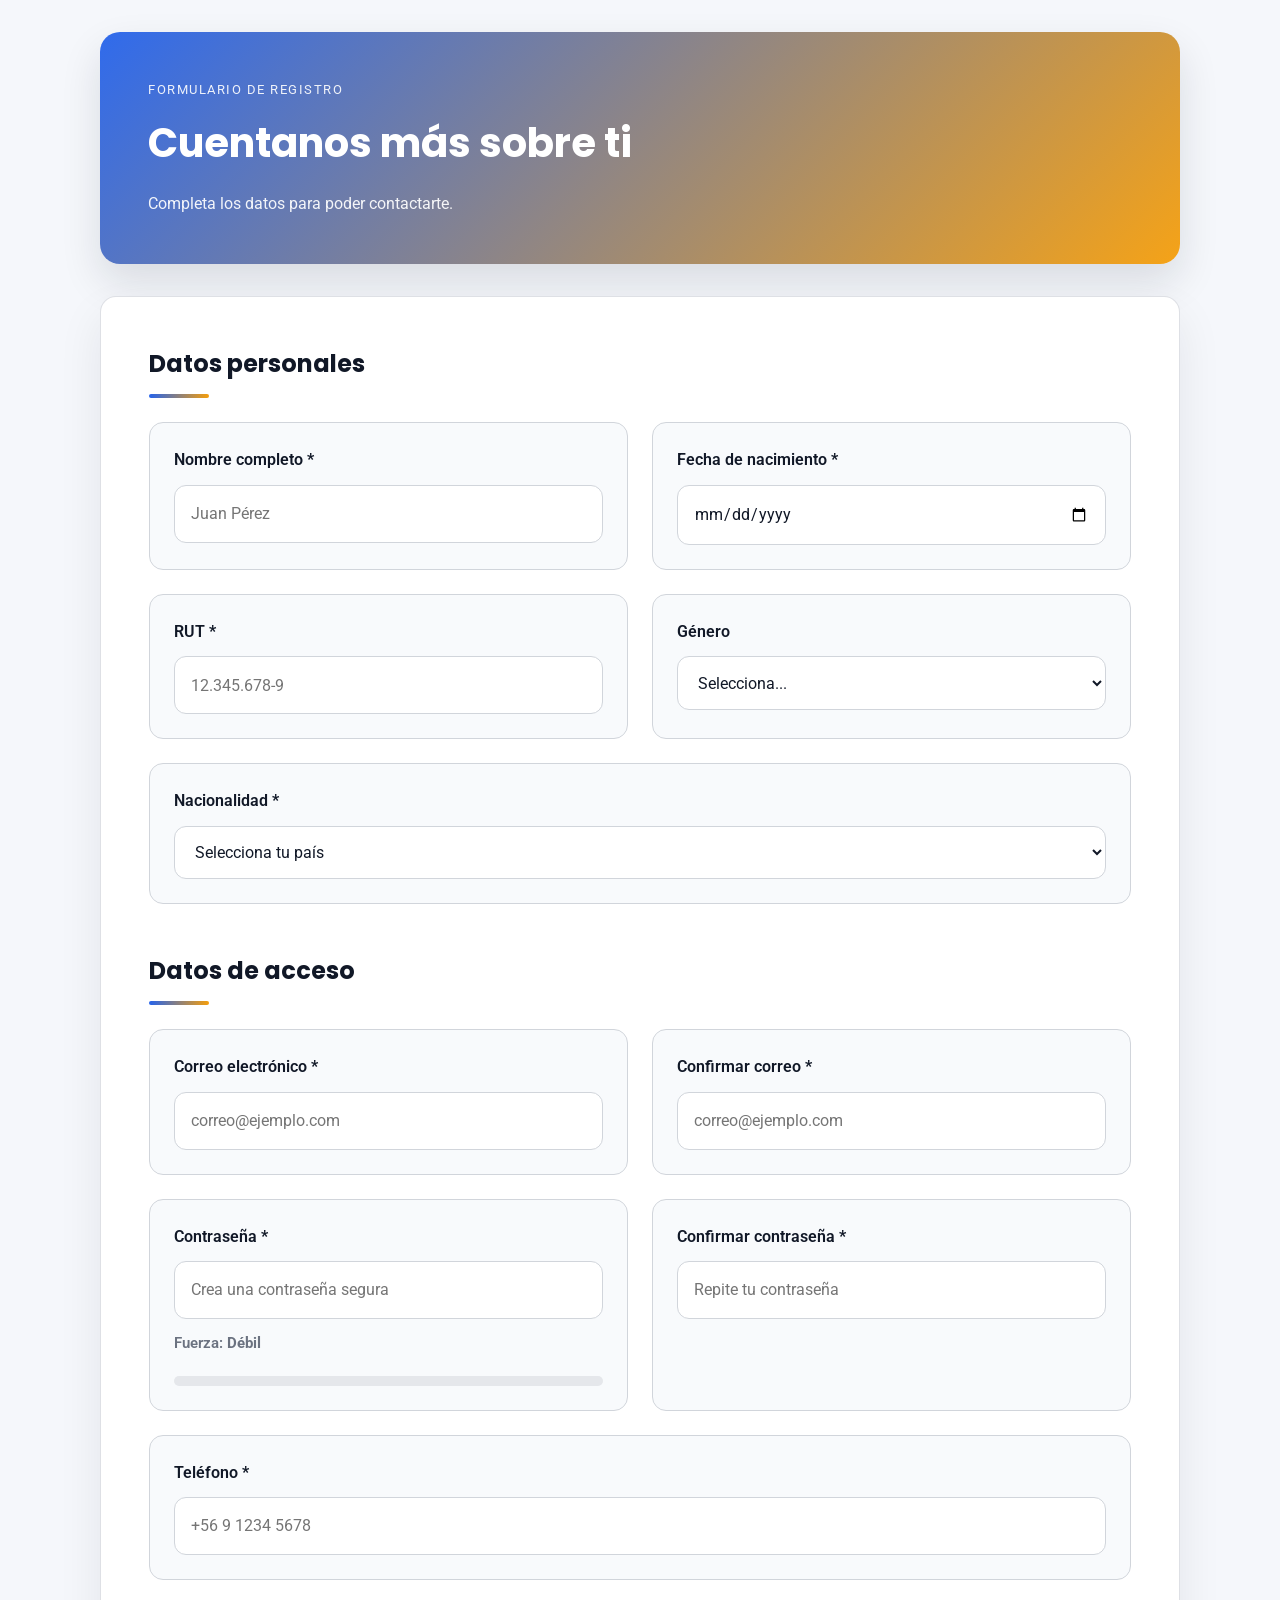
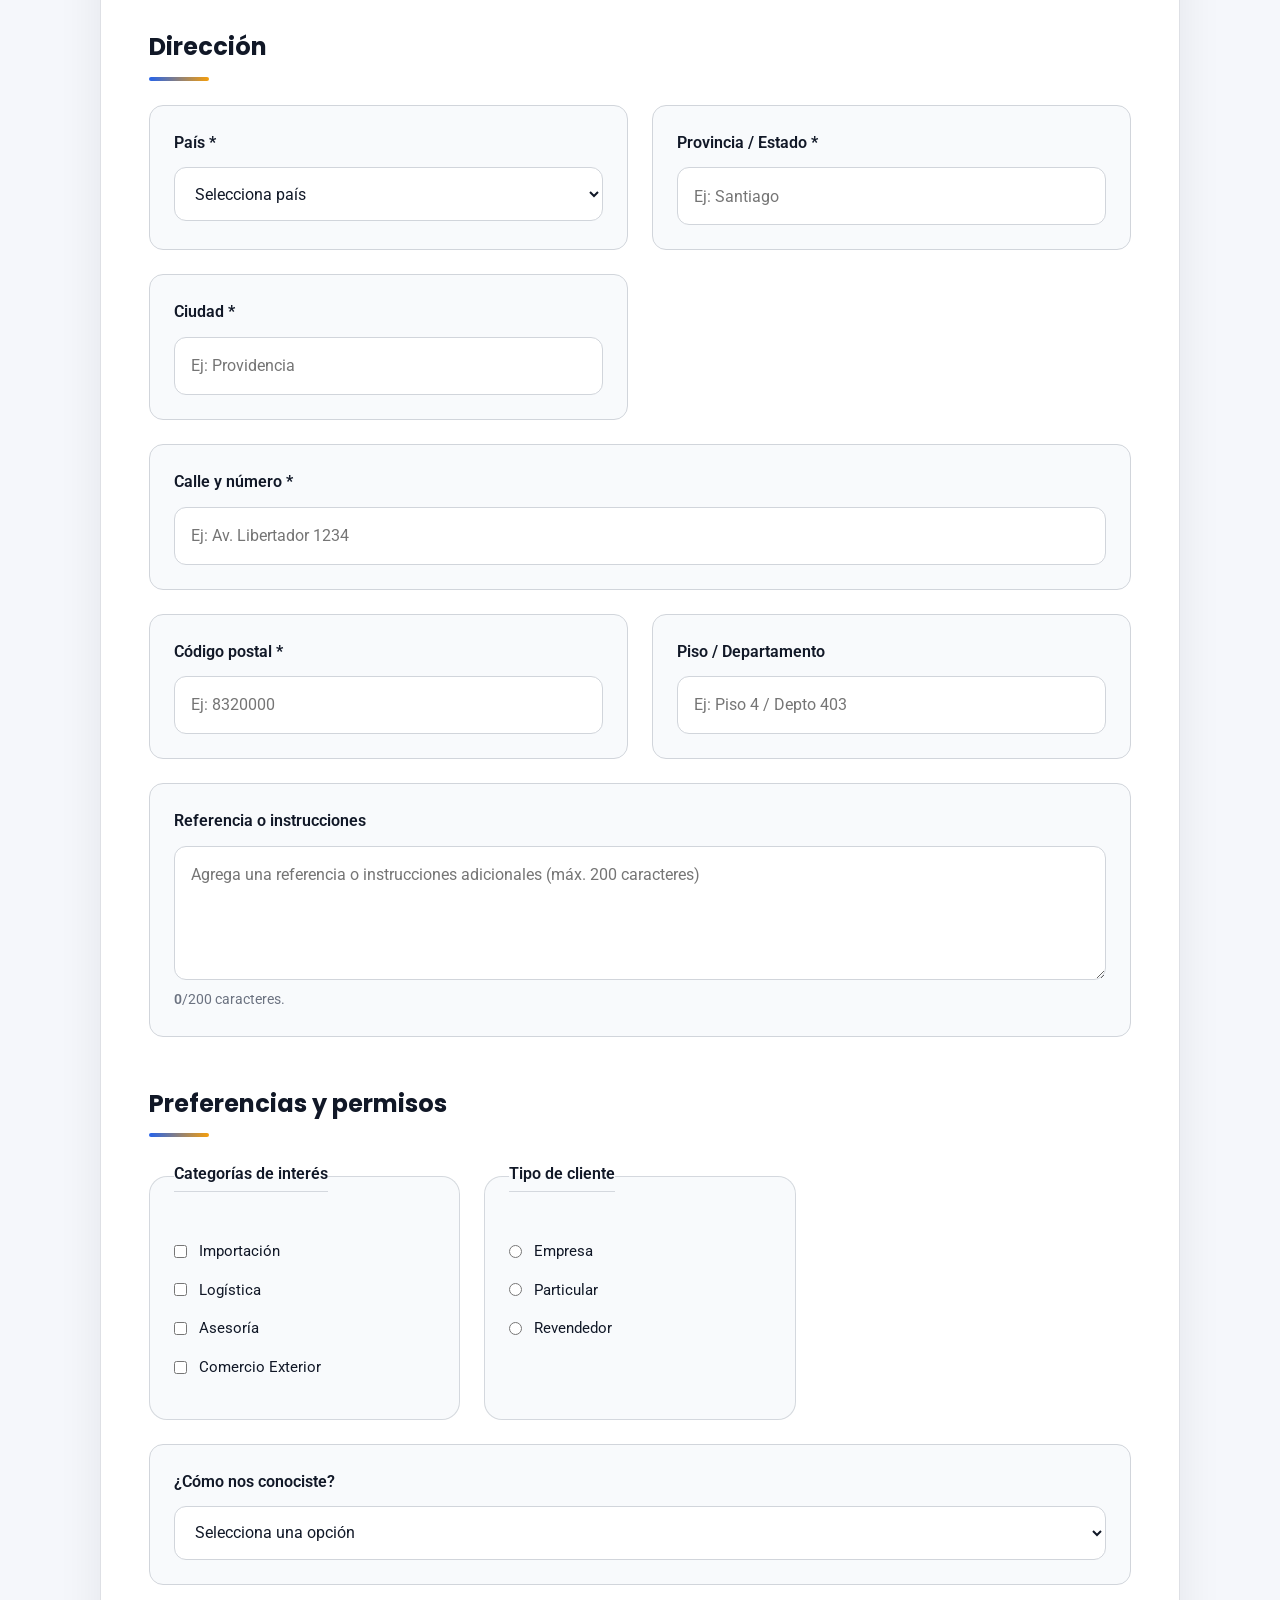
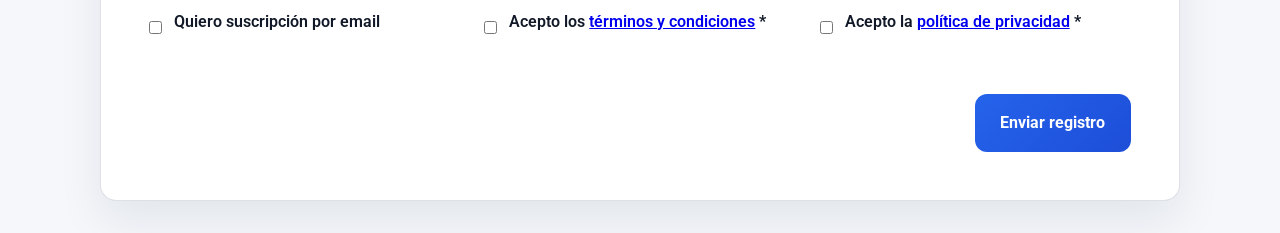
<file: registro.html>
<!DOCTYPE html>
<html lang="es">
<head>
    <meta charset="UTF-8">
    <meta name="viewport" content="width=device-width, initial-scale=1.0">
    <title>Registro - Global Import</title>
    <link rel="stylesheet" href="registro.css">
</head>
<body>
    <main class="page-shell">
        <header class="page-header">
            <div>
                <p class="eyebrow">Formulario de registro</p>
                <h1>Cuentanos más sobre ti</h1>
                <p class="subtitle">Completa los datos para poder contactarte.</p>
            </div>
        </header>

        <form class="registro-form" action="#" method="post">
            <section class="form-section">
                <h2>Datos personales</h2>
                <div class="field-grid">
                    <label class="field-group">
                        <span>Nombre completo <strong>*</strong></span>
                        <input type="text" name="nombre" placeholder="Juan Pérez" required>
                        <span class="error-message"></span>
                    </label>
                    <label class="field-group">
                        <span>Fecha de nacimiento <strong>*</strong></span>
                        <input type="date" name="fecha_nacimiento" required>
                        <span class="error-message"></span>
                    </label>
                    <label class="field-group">
                        <span>RUT <strong>*</strong></span>
                        <input type="text" name="rut" placeholder="12.345.678-9" required>
                        <span class="error-message"></span>
                    </label>
                    <label class="field-group">
                        <span>Género</span>
                        <select name="genero">
                            <option value="">Selecciona...</option>
                            <option value="masculino">Masculino</option>
                            <option value="femenino">Femenino</option>
                            <option value="no_binario">No binario</option>
                            <option value="prefiero_no_decir">Prefiero no decir</option>
                        </select>
                        <span class="error-message"></span>
                    </label>
                    <label class="field-group field-fullwidth">
                        <span>Nacionalidad <strong>*</strong></span>
                        <select name="nacionalidad" required>
                            <option value="">Selecciona tu país</option>
                            <option value="chile">Chile</option>
                            <option value="argentina">Argentina</option>
                            <option value="peru">Perú</option>
                            <option value="colombia">Colombia</option>
                            <option value="mexico">México</option>
                            <option value="espana">España</option>
                            <option value="estados_unidos">Estados Unidos</option>
                            <option value="brasil">Brasil</option>
                        </select>
                        <span class="error-message"></span>
                    </label>
                </div>
            </section>

            <section class="form-section">
                <h2>Datos de acceso</h2>
                <div class="field-grid">
                    <label class="field-group">
                        <span>Correo electrónico <strong>*</strong></span>
                        <input type="email" name="correo" placeholder="correo@ejemplo.com" required>
                        <span class="error-message"></span>
                    </label>
                    <label class="field-group">
                        <span>Confirmar correo <strong>*</strong></span>
                        <input type="email" name="correo_confirm" placeholder="correo@ejemplo.com" required>
                        <span class="error-message"></span>
                    </label>
                    <label class="field-group">
                        <span>Contraseña <strong>*</strong></span>
                        <input id="password" type="password" name="password" placeholder="Crea una contraseña segura" required>
                        <span class="error-message"></span>
                        <div class="password-strength" aria-live="polite">
                            <span class="strength-label">Fuerza: <strong id="strength-text">Débil</strong></span>
                            <div class="strength-meter">
                                <span id="strength-bar"></span>
                            </div>
                        </div>
                    </label>
                    <label class="field-group">
                        <span>Confirmar contraseña <strong>*</strong></span>
                        <input type="password" name="password_confirm" placeholder="Repite tu contraseña" required>
                        <span class="error-message"></span>
                    </label>
                    <label class="field-group field-fullwidth">
                        <span>Teléfono <strong>*</strong></span>
                        <input type="tel" name="telefono" placeholder="+56 9 1234 5678" pattern="\+?\d[\d\s]{7,}" required>
                        <span class="error-message"></span>
                    </label>
                </div>
            </section>

            <section class="form-section">
                <h2>Dirección</h2>
                <div class="field-grid">
                    <label class="field-group">
                        <span>País <strong>*</strong></span>
                        <select name="pais" required>
                            <option value="">Selecciona país</option>
                            <option value="chile">Chile</option>
                            <option value="argentina">Argentina</option>
                            <option value="peru">Perú</option>
                            <option value="colombia">Colombia</option>
                            <option value="mexico">México</option>
                            <option value="espana">España</option>
                            <option value="brasil">Brasil</option>
                            <option value="estados_unidos">Estados Unidos</option>
                        </select>
                        <span class="error-message"></span>
                    </label>
                    <label class="field-group">
                        <span>Provincia / Estado <strong>*</strong></span>
                        <input type="text" name="provincia" placeholder="Ej: Santiago" required>
                        <span class="error-message"></span>
                    </label>
                    <label class="field-group">
                        <span>Ciudad <strong>*</strong></span>
                        <input type="text" name="ciudad" placeholder="Ej: Providencia" required>
                        <span class="error-message"></span>
                    </label>
                    <label class="field-group field-fullwidth">
                        <span>Calle y número <strong>*</strong></span>
                        <input type="text" name="calle_numero" placeholder="Ej: Av. Libertador 1234" required>
                        <span class="error-message"></span>
                    </label>
                    <label class="field-group">
                        <span>Código postal <strong>*</strong></span>
                        <input type="text" name="codigo_postal" placeholder="Ej: 8320000" required>
                        <span class="error-message"></span>
                    </label>
                    <label class="field-group">
                        <span>Piso / Departamento</span>
                        <input type="text" name="piso_depto" placeholder="Ej: Piso 4 / Depto 403">
                    </label>
                    <label class="field-group field-fullwidth">
                        <span>Referencia o instrucciones</span>
                        <textarea name="referencia" rows="4" maxlength="200" placeholder="Agrega una referencia o instrucciones adicionales (máx. 200 caracteres)"></textarea>
                        <small class="help-text"><span id="char-count">0</span>/200 caracteres.</small>
                        <span class="error-message"></span>
                    </label>
                </div>
            </section>

            <section class="form-section">
                <h2>Preferencias y permisos</h2>
                <div class="field-grid field-grid--columns">
                    <fieldset class="field-card">
                        <legend>Categorías de interés</legend>
                        <label><input type="checkbox" name="categorias" value="importacion"> Importación</label>
                        <label><input type="checkbox" name="categorias" value="logistica"> Logística</label>
                        <label><input type="checkbox" name="categorias" value="asesoria"> Asesoría</label>
                        <label><input type="checkbox" name="categorias" value="comercio"> Comercio Exterior</label>
                        <span class="error-message" style="display: block;"></span>
                    </fieldset>

                    <fieldset class="field-card">
                        <legend>Tipo de cliente</legend>
                        <label><input type="radio" name="tipo_cliente" value="empresa" required> Empresa</label>
                        <label><input type="radio" name="tipo_cliente" value="particular"> Particular</label>
                        <label><input type="radio" name="tipo_cliente" value="revendedor"> Revendedor</label>
                        <span class="error-message" style="display: block;"></span>
                    </fieldset>

                    <label class="field-group field-fullwidth">
                        <span>¿Cómo nos conociste?</span>
                        <select name="como_conociste">
                            <option value="">Selecciona una opción</option>
                            <option value="busqueda_web">Búsqueda en web</option>
                            <option value="redes_sociales">Redes sociales</option>
                            <option value="recomendacion">Recomendación</option>
                            <option value="rss">RSS</option>
                            <option value="newsletter">Newsletter</option>
                            <option value="otro">Otro</option>
                        </select>
                    </label>

                    <label class="field-group checkbox-inline">
                        <input type="checkbox" name="suscripcion_email" value="si">
                        <span>Quiero suscripción por email</span>
                    </label>

                    <label class="field-group checkbox-inline">
                        <input type="checkbox" name="acepto_terminos" required>
                        <span>Acepto los <a href="#" target="_blank">términos y condiciones</a> <strong>*</strong></span>
                        <span class="error-message" style="display: block; margin-top: 0.5rem;"></span>
                    </label>

                    <label class="field-group checkbox-inline">
                        <input type="checkbox" name="acepto_privacidad" required>
                        <span>Acepto la <a href="#" target="_blank">política de privacidad</a> <strong>*</strong></span>
                        <span class="error-message" style="display: block; margin-top: 0.5rem;"></span>
                    </label>
                </div>
            </section>

            <div class="form-actions">
                <button type="submit" class="btn-primary">Enviar registro</button>
            </div>
        </form>

        <!-- Pantalla de éxito -->
        <div class="success-screen" id="successScreen">
            <div class="success-content">
                <div class="success-icon">✓</div>
                <h2>¡Registro Exitoso!</h2>
                <p class="success-message">Bienvenido, <span id="userName"></span></p>
                <p>Tu registro ha sido completado satisfactoriamente. Pronto recibirás un correo de confirmación.</p>
                <button type="button" class="btn-primary" onclick="window.location.href='index.html'">Volver al Inicio</button>
            </div>
        </div>
    </main>

    <script>
        const passwordInput = document.getElementById('password');
        const strengthBar = document.getElementById('strength-bar');
        const strengthText = document.getElementById('strength-text');

        function evaluatePassword(value) {
            let score = 0;
            const patterns = [
                /[a-z]/,
                /[A-Z]/,
                /[0-9]/,
                /[^A-Za-z0-9]/,
                /.{8,}/
            ];
            patterns.forEach((pattern) => {
                if (pattern.test(value)) score += 1;
            });
            return score;
        }

        function updateStrengthMeter() {
            const value = passwordInput.value;
            const score = evaluatePassword(value);
            const width = (score / 5) * 100;
            strengthBar.style.width = width + '%';

            if (score <= 2) {
                strengthBar.className = 'weak';
                strengthText.textContent = 'Débil';
            } else if (score === 3 || score === 4) {
                strengthBar.className = 'medium';
                strengthText.textContent = 'Aceptable';
            } else {
                strengthBar.className = 'strong';
                strengthText.textContent = 'Fuerte';
            }
        }

        passwordInput.addEventListener('input', updateStrengthMeter);
    </script>
    
    <script src="validaciones.js"></script>
</body>
</html>
</file>
<file: registro.css>
@import url('https://fonts.googleapis.com/css2?family=Poppins:wght@300;400;500;600;700&family=Roboto:wght@300;400;500;700&display=swap');

:root {
    --color-background: #f5f7fb;
    --color-surface: #ffffff;
    --color-primary: #2563eb;
    --color-primary-dark: #1d4ed8;
    --color-secondary: #f59e0b;
    --color-secondary-dark: #d97706;
    --color-border: #d1d5db;
    --color-text: #111827;
    --color-muted: #6b7280;
    --color-success: #16a34a;
    --font-heading: 'Poppins', sans-serif;
    --font-body: 'Roboto', sans-serif;
    --radius: 16px;
    --spacing-xs: 0.65rem;
    --spacing-sm: 1rem;
    --spacing-md: 1.5rem;
    --spacing-lg: 2rem;
    --spacing-xl: 3rem;
    --transition: 0.25s ease;
}

* {
    margin: 0;
    padding: 0;
    box-sizing: border-box;
}

html {
    scroll-behavior: smooth;
}

body {
    font-family: var(--font-body);
    background: var(--color-background);
    color: var(--color-text);
    line-height: 1.6;
    padding: var(--spacing-lg);
}

button,
input,
select,
textarea {
    font: inherit;
}

.page-shell {
    max-width: 1080px;
    margin: 0 auto;
}

.page-header {
    background: linear-gradient(135deg, rgba(37, 99, 235, 0.95), rgba(245, 158, 11, 0.95));
    color: #fff;
    border-radius: calc(var(--radius) * 1.25);
    padding: var(--spacing-xl);
    margin-bottom: var(--spacing-lg);
    box-shadow: 0 18px 40px rgba(15, 23, 42, 0.12);
}

.page-header .eyebrow {
    text-transform: uppercase;
    letter-spacing: 1.5px;
    font-size: 0.8rem;
    opacity: 0.9;
    margin-bottom: var(--spacing-xs);
}

.page-header h1 {
    font-family: var(--font-heading);
    font-size: 2.5rem;
    margin-bottom: var(--spacing-sm);
}

.page-header .subtitle {
    color: rgba(255, 255, 255, 0.92);
    max-width: 760px;
}

.registro-form {
    background: var(--color-surface);
    border-radius: var(--radius);
    padding: var(--spacing-xl);
    box-shadow: 0 20px 45px rgba(15, 23, 42, 0.08);
    border: 1px solid rgba(209, 213, 219, 0.72);
}

.form-section {
    margin-bottom: var(--spacing-xl);
}

.form-section h2 {
    font-family: var(--font-heading);
    font-size: 1.5rem;
    margin-bottom: var(--spacing-md);
    position: relative;
}

.form-section h2::after {
    content: '';
    width: 60px;
    height: 4px;
    background: linear-gradient(90deg, var(--color-primary), var(--color-secondary));
    display: block;
    margin-top: var(--spacing-xs);
    border-radius: 999px;
}

.field-grid {
    display: grid;
    grid-template-columns: repeat(2, minmax(0, 1fr));
    gap: var(--spacing-md);
}

.field-grid--columns {
    grid-template-columns: repeat(3, minmax(0, 1fr));
}

.field-group,
.field-card {
    display: flex;
    flex-direction: column;
    background: #f8fafc;
    padding: var(--spacing-md);
    border: 1px solid var(--color-border);
    border-radius: 14px;
}

.field-group label,
.field-card label {
    display: flex;
    align-items: center;
    gap: 0.75rem;
    cursor: pointer;
    margin-top: 0.5rem;
}

.field-group span,
.field-card legend {
    margin-bottom: 0.75rem;
    font-weight: 600;
}

.field-group input,
.field-group select,
.field-group textarea {
    border: 1px solid var(--color-border);
    border-radius: 12px;
    padding: 0.95rem 1rem;
    background: #ffffff;
    color: var(--color-text);
    transition: border-color var(--transition), box-shadow var(--transition);
}

.field-group input:focus,
.field-group select:focus,
.field-group textarea:focus {
    outline: none;
    border-color: var(--color-primary);
    box-shadow: 0 0 0 4px rgba(37, 99, 235, 0.12);
}

.field-fullwidth {
    grid-column: 1 / -1;
}

.checkbox-inline {
    flex-direction: row;
    align-items: center;
    gap: 0.75rem;
    background: transparent;
    border: none;
    padding: 0;
}

.field-card {
    padding: var(--spacing-md);
    background: #f8fafc;
    border-radius: 18px;
    border: 1px solid rgba(209, 213, 219, 0.9);
}

.field-card.campo-error {
    border-color: #dc2626 !important;
    background-color: rgba(220, 38, 38, 0.05);
}

.field-card.campo-ok {
    border-color: var(--color-success) !important;
    background-color: rgba(22, 163, 74, 0.05);
}

.field-card legend {
    font-size: 1rem;
    padding-bottom: 0.25rem;
    border-bottom: 1px solid rgba(209, 213, 219, 0.9);
    margin-bottom: 1rem;
}

.field-card label {
    margin: 0.45rem 0;
    font-size: 0.95rem;
    cursor: pointer;
}

.field-card input[type='checkbox'],
.field-card input[type='radio'] {
    accent-color: var(--color-primary);
}

.help-text {
    margin-top: 0.5rem;
    color: var(--color-muted);
    font-size: 0.9rem;
}

.password-strength {
    margin-top: 0.75rem;
    display: grid;
    gap: 0.5rem;
}

.strength-label {
    font-size: 0.95rem;
    color: var(--color-muted);
}

.strength-meter {
    background: #e5e7eb;
    border-radius: 999px;
    height: 10px;
    overflow: hidden;
}

.strength-meter span {
    display: block;
    height: 100%;
    width: 0;
    border-radius: 999px;
    background: var(--color-secondary);
    transition: width var(--transition), background var(--transition);
}

.strength-meter span.weak {
    background: #f97316;
}

.strength-meter span.medium {
    background: #f59e0b;
}

.strength-meter span.strong {
    background: #16a34a;
}

button.btn-primary {
    display: inline-flex;
    align-items: center;
    justify-content: center;
    background: linear-gradient(135deg, var(--color-primary), var(--color-primary-dark));
    color: #ffffff;
    border: none;
    border-radius: 12px;
    padding: 1rem 1.6rem;
    font-size: 1rem;
    font-weight: 700;
    cursor: pointer;
    transition: transform var(--transition), box-shadow var(--transition);
}

button.btn-primary:hover {
    transform: translateY(-2px);
    box-shadow: 0 18px 35px rgba(37, 99, 235, 0.22);
}

.form-actions {
    display: flex;
    justify-content: flex-end;
    margin-top: var(--spacing-xl);
}

/* Estilos para validación - Error y Éxito */
.campo-error input,
.campo-error select,
.campo-error textarea {
    border-color: #dc2626 !important;
    background-color: rgba(220, 38, 38, 0.05);
}

.campo-error input:focus,
.campo-error select:focus,
.campo-error textarea:focus {
    box-shadow: 0 0 0 4px rgba(220, 38, 38, 0.12);
}

.campo-ok input,
.campo-ok select,
.campo-ok textarea {
    border-color: var(--color-success) !important;
    background-color: rgba(22, 163, 74, 0.05);
}

.campo-ok input:focus,
.campo-ok select:focus,
.campo-ok textarea:focus {
    box-shadow: 0 0 0 4px rgba(22, 163, 74, 0.12);
}

/* Mensajes de error */
.error-message {
    color: #dc2626;
    font-size: 0.85rem;
    margin-top: 0.5rem;
    display: none;
    font-weight: 500;
}

.campo-error .error-message {
    display: block;
}

/* Pantalla de éxito */
.success-screen {
    display: none;
    position: fixed;
    top: 0;
    left: 0;
    right: 0;
    bottom: 0;
    background: linear-gradient(135deg, rgba(37, 99, 235, 0.95), rgba(245, 158, 11, 0.95));
    z-index: 1000;
    flex-direction: column;
    align-items: center;
    justify-content: center;
    animation: fadeIn 0.3s ease;
}

.success-screen.active {
    display: flex;
}

@keyframes fadeIn {
    from {
        opacity: 0;
    }
    to {
        opacity: 1;
    }
}

.success-content {
    background: white;
    border-radius: var(--radius);
    padding: var(--spacing-xl);
    text-align: center;
    max-width: 500px;
    box-shadow: 0 20px 60px rgba(15, 23, 42, 0.15);
    animation: slideUp 0.4s ease;
}

@keyframes slideUp {
    from {
        transform: translateY(30px);
        opacity: 0;
    }
    to {
        transform: translateY(0);
        opacity: 1;
    }
}

.success-icon {
    font-size: 3.5rem;
    margin-bottom: var(--spacing-md);
    animation: scaleIn 0.5s ease 0.2s both;
}

@keyframes scaleIn {
    from {
        transform: scale(0);
    }
    to {
        transform: scale(1);
    }
}

.success-content h2 {
    font-family: var(--font-heading);
    font-size: 2rem;
    color: var(--color-text);
    margin-bottom: var(--spacing-sm);
}

.success-content p {
    color: var(--color-muted);
    margin-bottom: var(--spacing-lg);
    font-size: 1.1rem;
}

.success-message {
    color: var(--color-success);
    font-weight: 600;
    margin-bottom: var(--spacing-md);
}

.success-content .btn-primary {
    background: linear-gradient(135deg, var(--color-primary), var(--color-primary-dark));
}

@media (max-width: 900px) {
    .field-grid,
    .field-grid--columns {
        grid-template-columns: 1fr;
    }

    .form-actions {
        justify-content: center;
    }
}

@media (max-width: 560px) {
    body {
        padding: var(--spacing-md);
    }

    .page-header h1 {
        font-size: 2rem;
    }

    .page-header {
        padding: var(--spacing-lg);
    }

    .registro-form {
        padding: var(--spacing-lg);
    }
}
</file>
